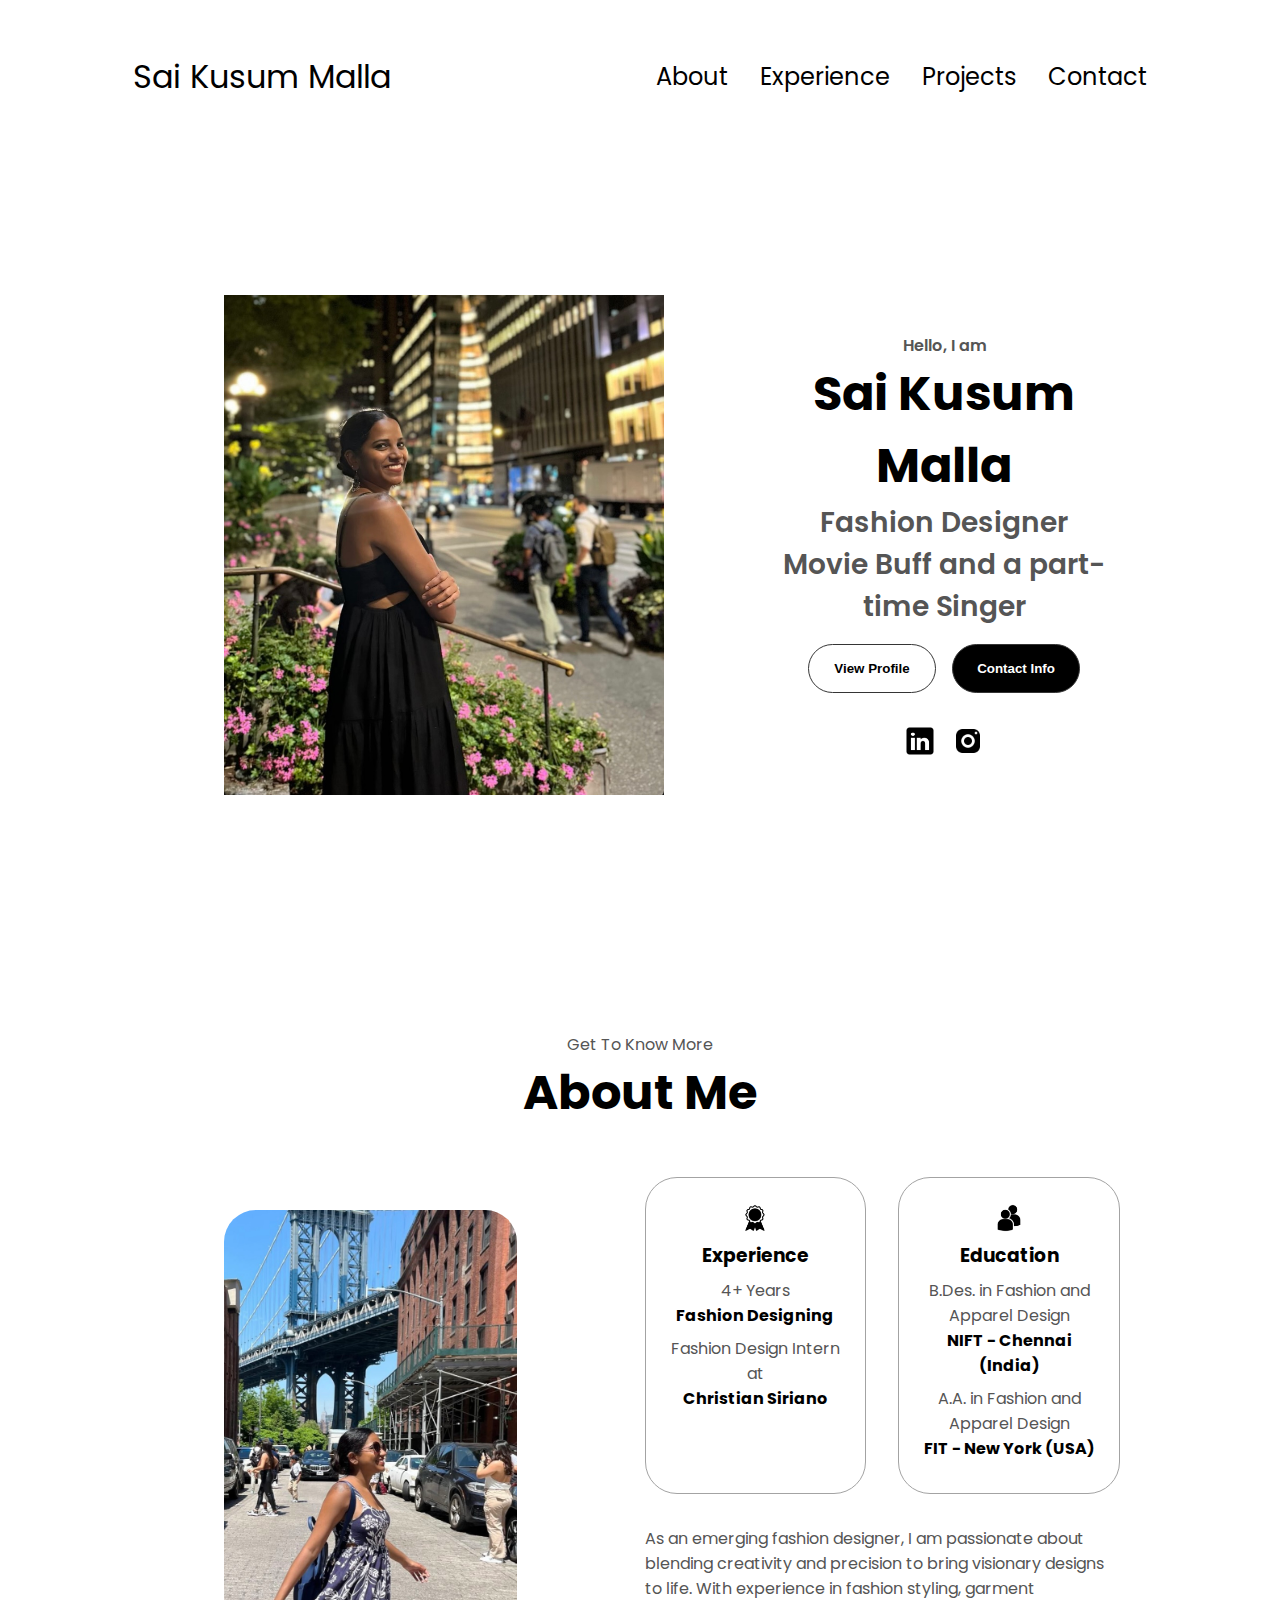
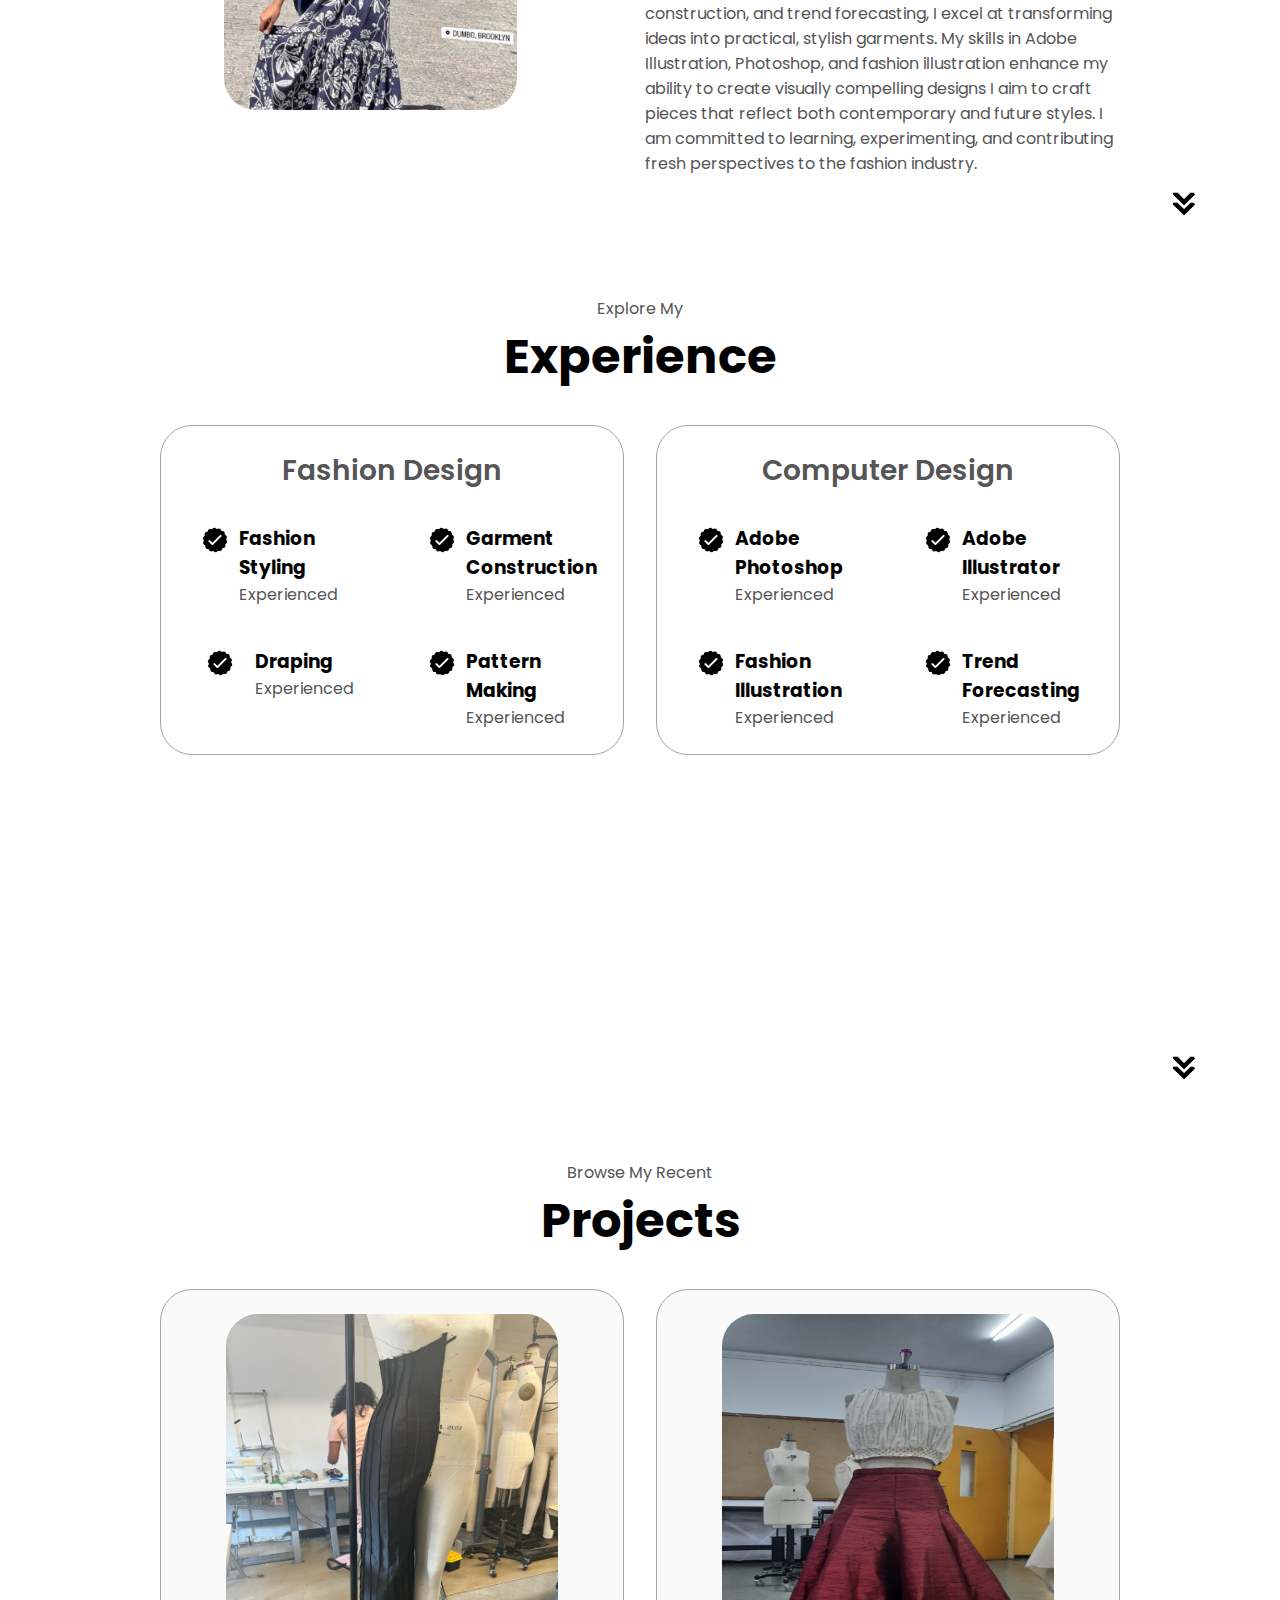
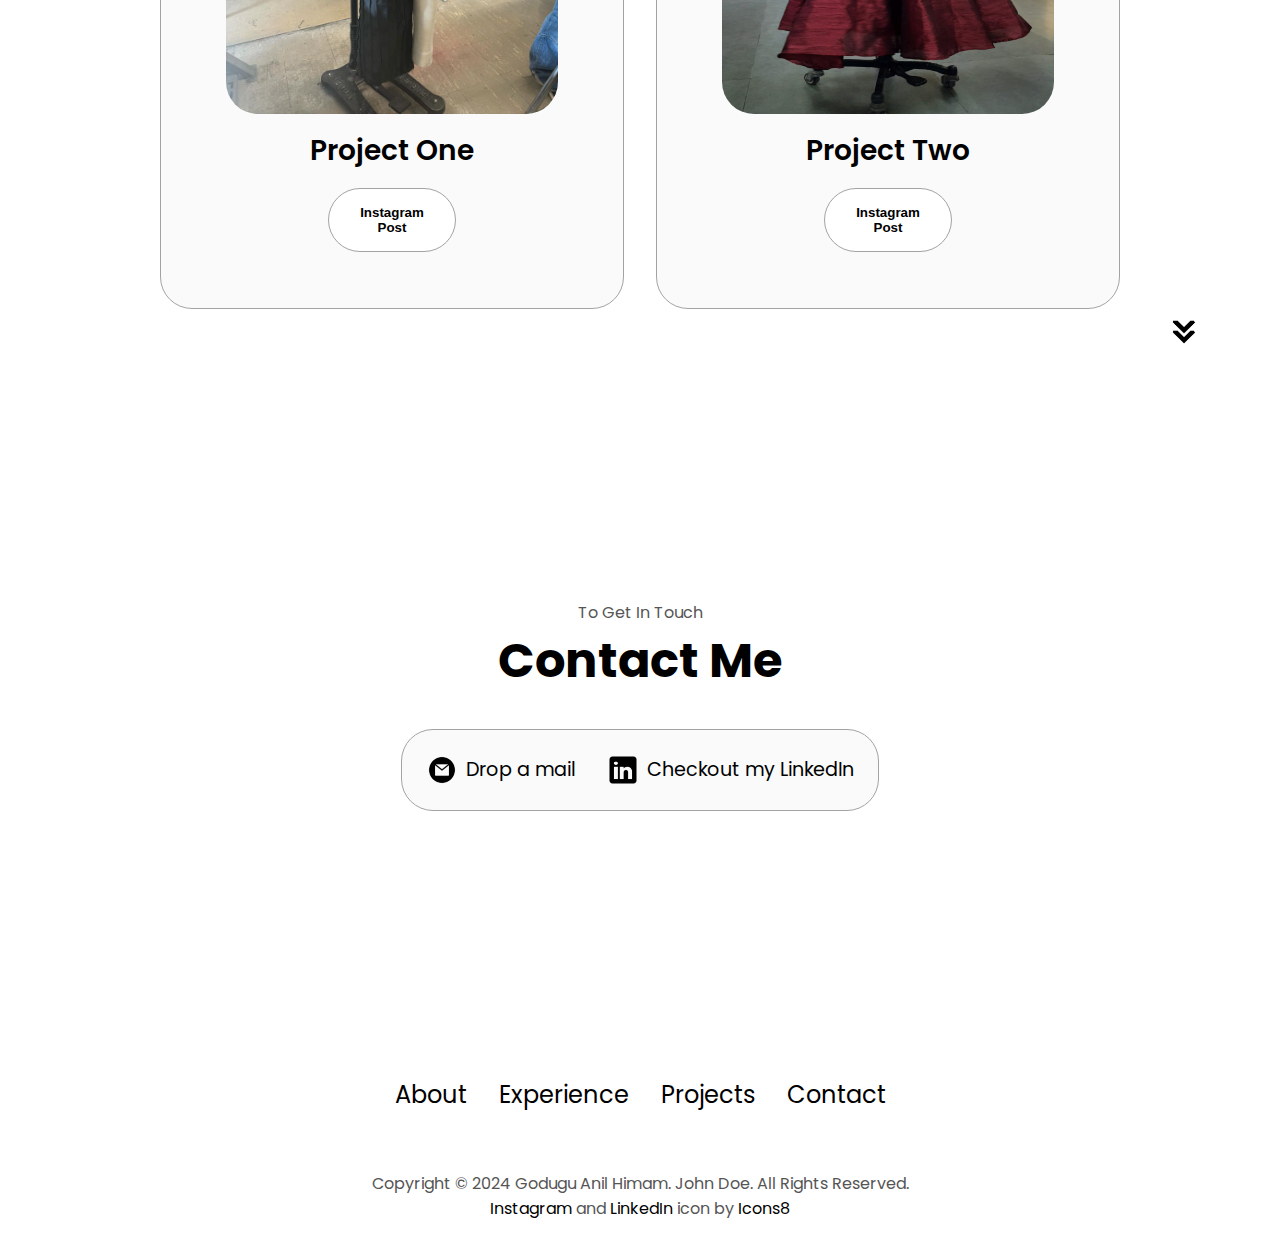
<file: index.html>
<!DOCTYPE html>
<html lang="en">
<head>
    <meta charset="UTF-8">
    <meta name="viewport" content="width=device-width, initial-scale=1.0">
    <title>Project - K</title>
    
    <!-- Linking the Stylesheets to the HTML Page -->
    <link rel="stylesheet" href="styles.css">
    <link rel="stylesheet" href="mediaqueries.css">
</head>
<body>
    <!-- Working on the Navbar -->
    <nav id="desktop-nav">
        <div class="logo">Sai Kusum Malla</div>
        <ul class="nav-links">
            <li><a href="#about">About</a></li>
            <li><a href="#experience">Experience</a></li>
            <li><a href="#projects">Projects</a></li>
            <li><a href="#contact">Contact</a></li>
        </ul>
    </nav>

    <!-- Hamburger Navigation Bar for Mobile Interface -->
    <nav id="hamburger-nav">
        <div class="logo">Sai Kusum Malla</div>
        <div class="hamburger-menu">
            <div class="hamburger-icon" onclick="toggleMenu()">
                <!-- Lines for display on the Hamburger Menu -->
                <span></span>
                <span></span>
                <span></span>
            </div>
            <div class="hamburger-links">
                <li><a href="#about" onclick="toggleMenu()">About</a></li>
                <li><a href="#experience" onclick="toggleMenu()">Experience</a></li>
                <li><a href="#projects" onclick="toggleMenu()">Projects</a></li>
                <li><a href="#contact" onclick="toggleMenu()">Contact</a></li>
            </div>
        </div>
    </nav>

    <!-- Working on the Home Profile Section -->
    <section id="profile">
        <div class="section__pic-container">
            <img src="./assets/profile-1.jpg" alt="The profile picture of Sai Kusum Malla">
        </div>
        <div class="section__text">
            <p class="section__text__p1">Hello, I am</p>
            <h1 class="title">Sai Kusum Malla</h1>
            <p class="section__text__p2">Fashion Designer<br>Movie Buff and a part-time Singer</p>
            <div class="btn-container">
                <button class="btn btn-color-1" onclick="window.open('https://www.linkedin.com/in/sai-kusum-malla-0774771b9/')">
                    View Profile
                </button>
                <button class="btn btn-color-2" onclick="location.href='./#contact'">
                    Contact Info
                </button>
            </div>
            <div id="socials-container">
                <img src="./assets/linkedin.png" alt="My LinkedIn Profile" class="icons" onclick="location.href='https://www.linkedin.com/in/sai-kusum-malla-0774771b9/'">
                <img src="./assets/instagram.png" alt="My Instagram Profile" class="icons" onclick="location.href='https://www.instagram.com/sai.kusum.malla/'">
            </div>
        </div>
    </section>

    <!-- Working on the About Section -->
    <section id="about">
        <p class="section__text__p1">Get To Know More</p>
        <h1 class="title">About Me</h1>
        <div class="section-container">
            <div class="section__pic-container">
                <img src="./assets/profile-2.jpg" alt="Image for the About Section" class="about-pic">
            </div>
            <div class="about-details-container">
                <div class="about-containers">
                    <div class="details-container">
                        <img src="./assets/experience.png" alt="Experience Icon" class="icons">
                        <h3 class="subtitle">Experience</h3>
                        <div class="subexp">
                            <p>4+ Years</p>
                            <h4>Fashion Designing</h4>
                        </div>
                        <div class="subexp">
                            <p>Fashion Design Intern <br>at</p>
                            <h4>Christian Siriano</h4>
                        </div>
                    </div>
                    <div class="details-container">
                        <img src="./assets/education.png" alt="Education Icon" class="icons">
                        <h3 class="subtitle">Education</h3>
                        <div class="subexp">
                            <p>B.Des. in Fashion and Apparel Design</p>
                            <h4>NIFT - Chennai (India)</h4>
                        </div>
                        <div class="subexp">
                            <p>A.A. in Fashion and Apparel Design</p>
                            <h4>FIT - New York (USA)</h4>
                        </div>
                    </div>
                </div>
                <div class="text-container">
                    <p>
                        As an emerging fashion designer, I am passionate about 
                        blending creativity and precision to bring visionary designs 
                        to life. With experience in fashion styling, garment construction, 
                        and trend forecasting, I excel at transforming ideas into practical,
                         stylish garments. My skills in Adobe Illustration, Photoshop, and 
                         fashion illustration enhance my ability to create visually compelling 
                         designs I aim to craft pieces that reflect both contemporary 
                        and future styles. I am committed to learning, experimenting, 
                        and contributing fresh perspectives to the fashion industry.
                    </p>
                </div>
            </div>
        </div>
        <img src="./assets/arrow.png" alt="Arrow Icon" class="icons arrow" onclick="location.href='./#experience'">
    </section>

    <!-- Working on the Experience Section -->
    <section id="experience">
        <p class="section__text__p1">Explore My</p>
        <h1 class="title">Experience</h1>
        <div class="experience-details-container">
            <div class="about-containers">
                <div class="details-container">
                    <h2 class="experience-sub-title">Fashion Design</h2>
                    <div class="article-container">
                        <article>
                            <img src="./assets/checkmark.png" alt="Experience Icon" class="icons">
                            <div>
                                <h3>Fashion Styling</h3>
                                <p>Experienced</p>
                            </div>
                        </article>
                        <article>
                            <img src="./assets/checkmark.png" alt="Experience Icon" class="icons">
                            <div>
                                <h3>Garment Construction</h3>
                                <p>Experienced</p>
                            </div>
                        </article>
                        <article>
                            <img src="./assets/checkmark.png" alt="Experience Icon" class="icons">
                            <div>
                                <h3>Draping</h3>
                                <p>Experienced</p>
                            </div>
                        </article>
                        <article>
                            <img src="./assets/checkmark.png" alt="Experience Icon" class="icons">
                            <div>
                                <h3>Pattern Making</h3>
                                <p>Experienced</p>
                            </div>
                        </article>
                    </div>
                </div>
                <div class="details-container">
                    <h2 class="experience-sub-title">Computer Design</h2>
                    <div class="article-container">
                        <article>
                            <img src="./assets/checkmark.png" alt="Experience Icon" class="icons">
                            <div>
                                <h3>Adobe Photoshop</h3>
                                <p>Experienced</p>
                            </div>
                        </article>
                        <article>
                            <img src="./assets/checkmark.png" alt="Experience Icon" class="icons">
                            <div>
                                <h3>Adobe Illustrator</h3>
                                <p>Experienced</p>
                            </div>
                        </article>
                        <article>
                            <img src="./assets/checkmark.png" alt="Experience Icon" class="icons">
                            <div>
                                <h3>Fashion Illustration</h3>
                                <p>Experienced</p>
                            </div>
                        </article>
                        <article>
                            <img src="./assets/checkmark.png" alt="Experience Icon" class="icons">
                            <div>
                                <h3>Trend Forecasting</h3>
                                <p>Experienced</p>
                            </div>
                        </article>
                    </div>
                </div>
            </div>
        </div>
        <img src="./assets/arrow.png" alt="Arrow Icon" class="icons arrow" onclick="location.href='./#projects'">
    </section>

    <!-- Working on the Projects Section -->
    <section id="projects">
        <p class="section__text__p1">Browse My Recent</p>
        <h1 class="title">Projects</h1>
        <div class="experience-details-container">
            <div class="about-containers">
                <div class="details-container color-container">
                    <div class="article-container">
                        <img src="./assets/project-profile-1.jpg" alt="Image of Project - 1" class="project-img">
                    </div>
                    <h2 class="experience-sub-title project-title">Project One</h2>
                    <div class="btn-container">
                        <button class="btn btn-color-1 project-btn" onclick="location.href='https://www.instagram.com/sai.kusum.malla/'">
                            Instagram Post
                        </button>
                    </div>
                </div>
                <div class="details-container color-container">
                    <div class="article-container">
                        <img src="./assets/project-profile-2.jpg" alt="Image of Project - 2" class="project-img">
                    </div>
                    <h2 class="experience-sub-title project-title">Project Two</h2>
                    <div class="btn-container">
                        <button class="btn btn-color-1 project-btn" onclick="location.href='https://www.instagram.com/sai.kusum.malla/'">
                            Instagram Post
                        </button>
                    </div>
                </div>
            </div>
        </div>
        <img src="./assets/arrow.png" alt="Arrow Icon" class="icons arrow" onclick="location.href='./#contact'">
    </section>

    <!-- Working on the Contact Section -->
    <section id="contact">
        <p class="section__text__p1">To Get In Touch</p>
        <h1 class="title">Contact Me</h1>
        <div class="contact-info-upper-container">
            <div class="contact-info-container">
                <img src="./assets/email.png" alt="Email Icon" class="icons contact-icon">
                <p>
                    <a href="mailto:saikusum.malla@gmail.com">Drop a mail</a>
                </p>
            </div>
            <div class="contact-info-container">
                <img src="./assets/linkedin.png" alt="LinkedIn Icon" class="icons contact-icon">
                <p>
                    <a href="https://www.linkedin.com/in/sai-kusum-malla-0774771b9/">Checkout my LinkedIn</a>
                </p>
            </div>
        </div>
    </section>

    <!-- Footer Section -->
    <footer>
        <nav>
            <div class="nav-links-container">
                <ul class="nav-links">
                    <li><a href="#about">About</a></li>
                    <li><a href="#experience">Experience</a></li>
                    <li><a href="#projects">Projects</a></li>
                    <li><a href="#contact">Contact</a></li>
                </ul>
            </div>
        </nav>
        <p>Copyright &#169; 2024 Godugu Anil Himam. John Doe. All Rights Reserved.</p>
        <p><a target="_blank" href="https://icons8.com/icon/85140/instagram">Instagram</a> and <a target="_blank" href="https://icons8.com/icon/8808/linkedin">LinkedIn</a> icon by <a target="_blank" href="https://icons8.com">Icons8</a></p>
    </footer>
    <!-- Linking the Javascript file for the HTML Page -->
    <script src="script.js"></script>
</body>
</html>
</file>
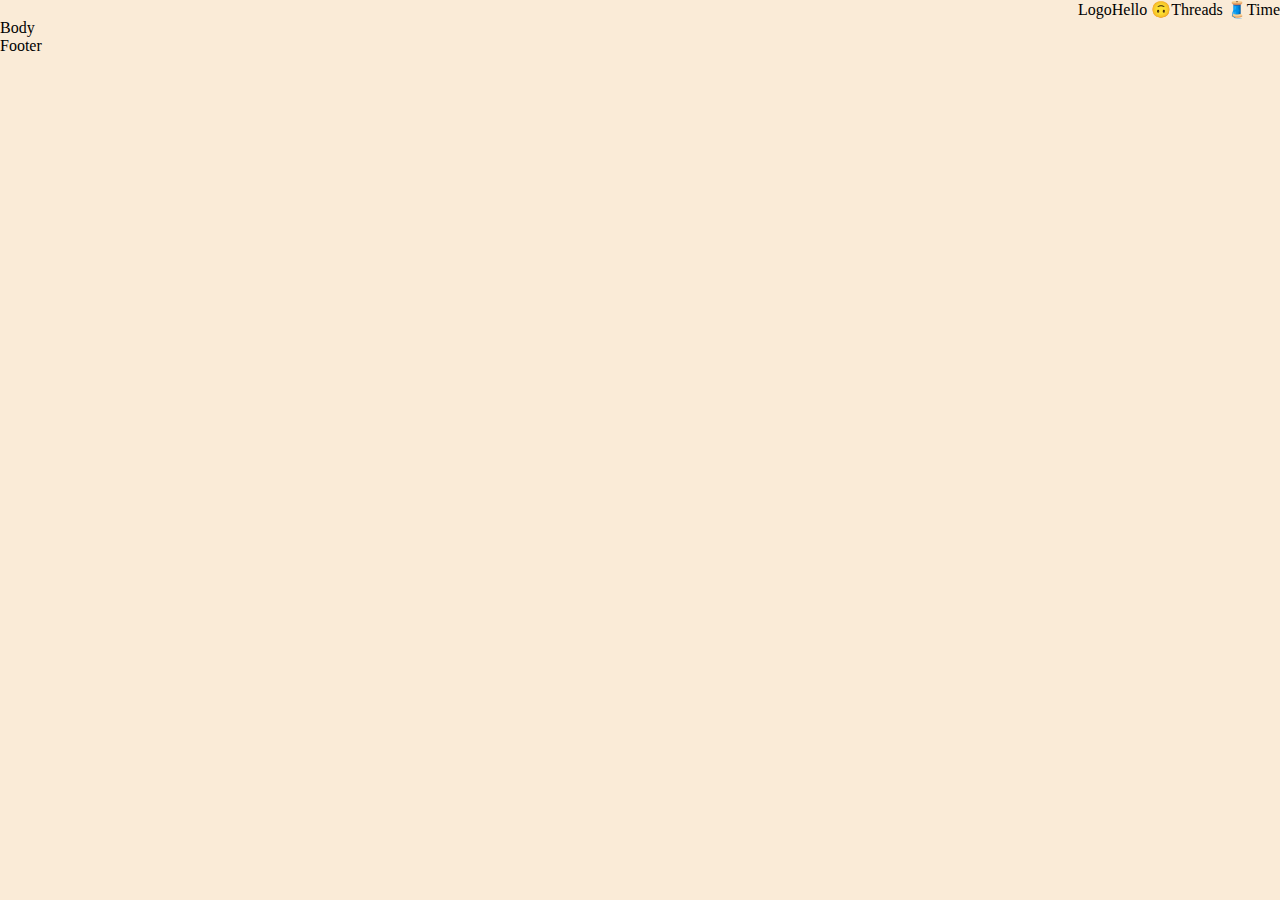
<file: Legacy/index.html>
<!doctype html>
<html lang="en">
<head>
    <meta charset="UTF-8">
    <meta name="viewport" content="width=device-width, initial-scale=1">
    <title>Project - K</title>
    <link rel="stylesheet" href="index.css">
</head>
<body>
    <div class="navbar">
        <div class="logo">Logo</div>
        <div class="navbar-elements">Hello 🙃</div>
        <div class="navbar-elements">Threads 🧵</div>
        <div class="navbar-elements">Time</div>
    </div>
    <div class="body">
        Body
    </div>
    <div class="footer">
        Footer
    </div>
</body>
</html>
</file>
<file: styles.css>
/* Importing the Custom Font from the web */
@import url('https://fonts.googleapis.com/css2?family=Poppins:wght@100;300;400;500;600&display=swap');

/* General Boilerplate CSS */
html {
    scroll-behavior: smooth;
}

* {
    margin: 0;
    padding: 0;
}

body {
    font-family: "Poppins", sans-serif;
}

p {
    color: rgb(85, 85, 85);
}

/* ------------------------------------------------------------------- */

/* Transition affect CSS */
a, .btn {
    transition: all 300ms ease;
}

/* ------------------------------------------------------------------- */

/* Navbar CSS */
nav, .nav-links {
    display: flex;
}

nav {
    justify-content: space-around;
    align-items: center;
    height: 17vh;
}

.nav-links {
    gap: 2rem;
    list-style: none;
    font-size: 1.5rem;
}

a {
    color: black;
    text-decoration: none;
    text-decoration-color: white;
}

a:hover {
    color: gray;
    text-decoration: underline;
    text-underline-offset: 1rem;
    text-decoration-color: gray;
}

/* ------------------------------------------------------------------- */

/* Logo CSS */
.logo {
    font-size: 2rem;
}

.logo:hover {
    cursor: default;
    color: gold;
}

/* ------------------------------------------------------------------- */

/* Hamburger Menu CSS */
#hamburger-nav {
    display: none;
}

.hamburger-menu {
    position: relative;
    display: inline-block;
}

.hamburger-icon {
    display: flex;
    flex-direction: column;
    justify-content: space-between;
    height: 24px;
    width: 30px;
    cursor: pointer;
}

.hamburger-icon span {
    width: 100%;
    height: 2px;
    background-color: black;
    transition: all 0.3s ease-in-out;
}

.hamburger-links {
    position: absolute;
    top: 100%;
    right: 0;
    background-color: white;
    width: fit-content;
    max-height: 0;
    overflow: hidden;
    transition: all 0.3s ease-in-out;
}

.hamburger-links a {
    display: block;
    padding: 10px;
    text-align: center;
    font-size: 1.5rem;
    color: black;
    text-decoration: none;
    transition: all 0.3s ease-in-out;
}

.hamburger-links li {
    list-style: none;
}

/* CSS for the Hamburger Menu Transformation */
.hamburger-links.open {
    max-height: 300px;
}

.hamburger-icon.open span:first-child {
    transform: rotate(45deg) translate(10px, 5px);
} 

.hamburger-icon.open span:nth-child(2) {
    opacity: 0;
} 

.hamburger-icon.open span:last-child {
    transform: rotate(-45deg) translate(10px, -5px);
}

/* CSS for when the Hamburger Menu is Idle */
.hamburger-icon span:first-child {
    transform: none;
}

.hamburger-icon span:first-child {
    opacity: 1;
}
.hamburger-icon span:first-child {
    transform: none;
}

/* ------------------------------------------------------------------- */

/* Styling for the Sections in the Profile */
section {
    padding-top: 4vh;
    height: 96vh;
    margin: 0 10rem;
    box-sizing: border-box;
    min-height: fit-content;
}

.section-container {
    display: flex;
}

#profile {
    display: flex;
    justify-content: center;
    gap: 5rem;
    height: 80vh;
}

/* CSS for the profile picture container */
.section__pic-container {
    display: flex;
    height: 500px;
    width: 400px;
    margin: auto 4rem;
}

/* CSS for the Profile Text */
.section__text {
    align-self: center;
    text-align: center;
}

.section__text p {
    font-weight: 600;
}

.section__text__p1 {
    text-align: center;
}

.section__text__p2 {
    font-size: 1.75rem;
    margin-bottom: 1rem;
}

.title {
    font-size: 3rem;
    text-align: center;
}

.title:hover {
    color: gold;
}

#socials-container {
    display: flex;
    justify-content: center;
    margin-top: 1rem;
    gap: 1rem;
}

/* CSS for the icon buttons */
.icons {
    cursor: pointer;
    height: 2rem;
}

/* Styling the Buttons */
.btn-container {
    display: flex;
    justify-content: center;
    gap: 1rem;
}

.btn {
    font-weight: 600;
    transition: all 300ms ease;
    padding: 1rem;
    width: 8rem;
    border-radius: 2rem;
}

.btn-color-1, .btn-color-2 {
    border: rgb(53, 53, 53) 0.1rem solid;
}

btn-color-1:hover, .btn-color-2:hover {
    cursor: pointer
}

.btn-color-1 {
    background: white;
    color: black;
}

.btn-color-1:hover {
    background: gold;
}

.btn-color-2 {
    background: black;
    color: white;
}

.btn-color-2:hover {
    background: gold;
    color: black;
}

.btn-container {
    gap: 1rem;
    margin-bottom: 2rem;
}

/* ------------------------------------------------------------------- */

/* Styling for the About Section */
#about {
    position: relative;
}

.about-containers {
    gap: 2rem;
    margin-bottom: 2rem;
    margin-top: 2rem;
}

.about-details-container {
    justify-content: center;
    flex-direction: column;
}

.about-containers, .about-details-container {
    display: flex;
}

.about-pic {
    border-radius: 2rem;
    width: auto;
    height: 100%;
}

.arrow {
    position: absolute;
    right: -5rem;
    bottom: 2.5rem;
}

.details-container {
    padding: 1.5rem;
    flex: 1;
    background: white;
    border-radius: 2rem;
    border: rgb(53, 53, 53) solid 0.1rem;
    border-color: rgb(163, 163, 163);
    text-align: center;
}

.section-container {
    gap: 4rem;
    height: 80%;
}

.subtitle, .subexp {
    margin-bottom: 0.5rem;
}

/* ------------------------------------------------------------------- */

/* Styling for the Experience Section */
#experience {
    position: relative;
}

.experience-sub-title {
    color: rgb(85, 85, 85);
    font-weight: 600;
    font-size: 1.75rem;
    margin-bottom: 2rem;
}

.experience-details-container {
    display: flex;
    justify-content: center;
    flex-direction: column;
}

.article-container {
    display: flex;
    text-align: initial;
    flex-wrap: wrap;
    flex-direction: row;
    gap: 2.5rem;
    justify-content: space-around;
}

article {
    display: flex;
    width: 10rem;
    justify-content: space-around;
    gap: 0.5rem;
}

/* ------------------------------------------------------------------- */

/* Styling for the Projects Section */
#projects {
    position: relative;
}

.color-container {
    border-color: rgb(163, 163, 163);
    background: rgb(250, 250, 250);
}

.project-img {
    border-radius: 2rem;
    width: 80%;
    height: 400px;
}

.project-title {
    margin: 1rem;
    color: black;
}

.project-btn {
    color: black;
    border-color: rgb(163, 163, 163);
}

/* ------------------------------------------------------------------- */

/* Styling for the Contact Section */
#contact {
    display: flex;
    justify-content: center;
    flex-direction: column;
    height: 70vh;
}

.contact-info-upper-container {
    display: flex;
    justify-content: center;
    border-radius: 2rem;
    border: rgb(53, 53, 53) solid 0.1rem;
    border-color: rgb(163, 163, 163);
    background: rgb(250, 250, 250);
    margin: 2rem auto;
    padding: 0.5rem;
}

.contact-info-container {
    display: flex;
    align-items: center;
    justify-content: center;
    gap: 0.5rem;
    margin: 1rem;
}

.contact-info-container p {
    font-size: larger;
}

.contact-icon {
    cursor: default;
}

/* ------------------------------------------------------------------- */
/* Styling for the Footer Section */

footer {
    height: 26vh;
    margin: 0 1rem;
}

footer p {
    text-align: center;
}
</file>
<file: mediaqueries.css>
@media screen and (max-width: 1400px){
    #profile {
        height: 83vh;
        margin-bottom: 6rem;
    }
    
    .about-containers {
        flex-wrap: wrap;
    }
}

@media screen and (max-width: 1200px) {
    #desktop-nav {
        display: none;
    }

    #hamburger-nav {
        display: flex;
    }

    #experience, .experience-details-container {
        margin-top: 2rem;
    }
    
    #profile, .section-container {
        display: block;
    }

    .arrow {
        display: none;
    }

    section, .section-container {
        height: fit-content;
    }
    
    section {
        margin: 0 5%;
    }

    .section__pic-container {
        width: 275px;
        height: 375px;
        margin: 0 auto 2rem;
    }

    .about-containers {
        margin-top: 0;
    }
}

@media screen and (max-width: 600px) {
    #contact, footer {
        height: 40vh;
    }
    
    #profile {
        height: 83vh;
        margin-bottom: 0;
    }

    article {
        font-size: 1rem;
    }

    footer nav {
        height: fit-content;
        margin-bottom: 2rem;
    }

    .about-containers, .contact-info-upper-container, .btn-container {
        flex-wrap: wrap;
    }

    .contact-info-container {
        margin: 0;
    }

    .contact-info-container p, .nav-links li a {
        font-size: 1rem;
    }

    .experience-sub-title {
        font-size: 1.25rem;
    }
    
    .logo {
        font-size: 1.5rem;
    }

    .nav-links {
        flex-direction: column;
        gap: 0.5;
        text-align: center;
    }

    .section__pic-container {
        width: auto;
        height: 46vh;
        justify-content: center;
    }

    .section__text__p2 {
        font-size: 1.25rem;
    }

    .title {
        font-size: 2rem;
    }

    .text-container {
        text-align: justify;
    }
}
</file>
<file: Legacy/index.css>
* {
    margin: 0;
    background-color: antiquewhite;
}

.navbar {
    display: flex;
    flex-direction: row;
    justify-content: flex-end;
    align-items: center;
}
</file>
